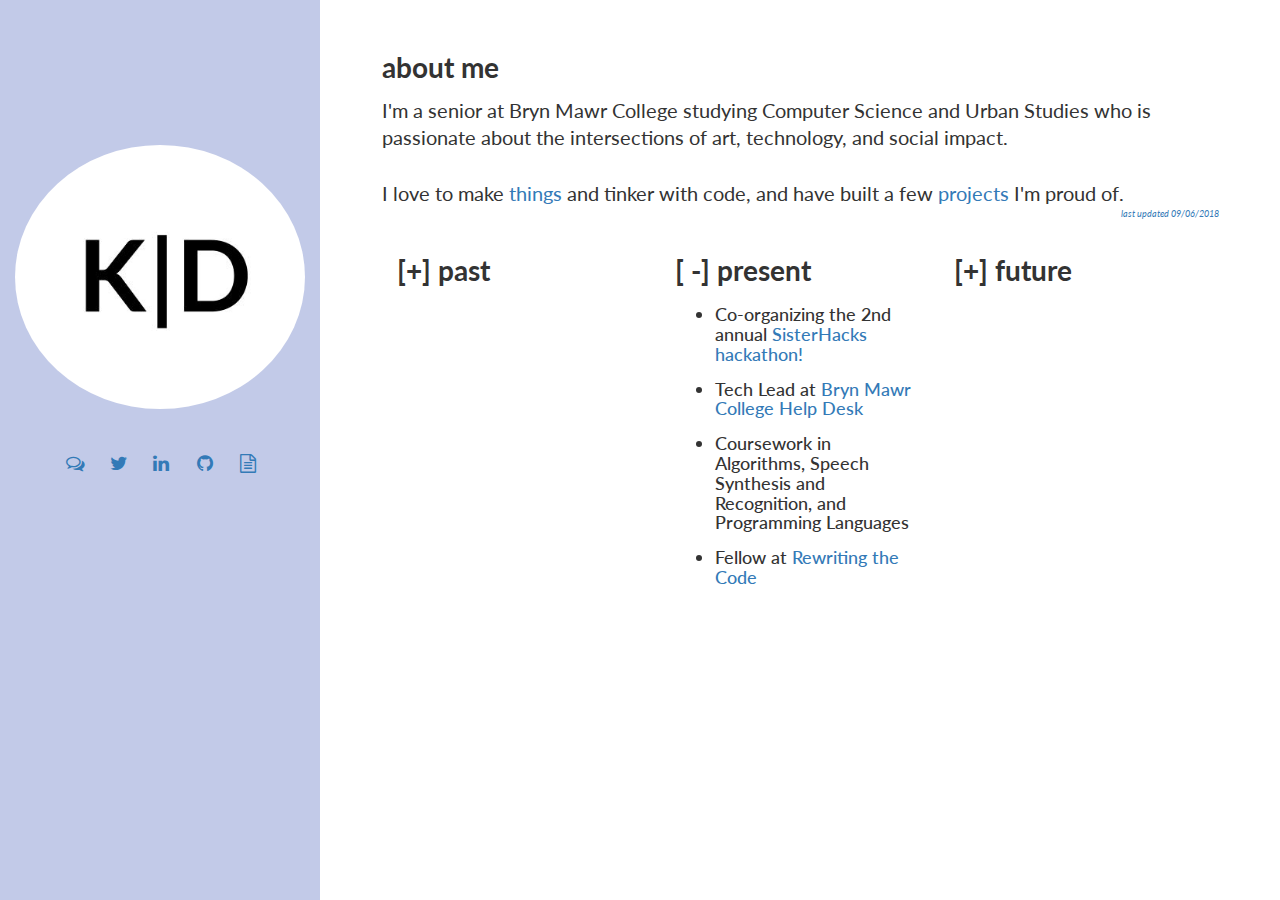
<file: index.html>
<!doctype html>
<!--[if lt IE 7]>      <html class="no-js lt-ie9 lt-ie8 lt-ie7" lang=""> <![endif]-->
<!--[if IE 7]>         <html class="no-js lt-ie9 lt-ie8" lang=""> <![endif]-->
<!--[if IE 8]>         <html class="no-js lt-ie9" lang=""> <![endif]-->
<!--[if gt IE 8]><!-->
<html class="no-js" lang="">
<!--<![endif]-->

<head>
    <meta charset="utf-8">
    <meta http-equiv="X-UA-Compatible" content="IE=edge,chrome=1">
    <title></title>
    <meta name="description" content="Enthusiastic Computer Science and Urban Studies student living it up on the East Coast.">
    <meta name="viewport" content="width=device-width, initial-scale=1">
    <link rel="apple-touch-icon" href="apple-touch-icon.png">

    <link rel="stylesheet" href="css/bootstrap.min.css">
    <link rel="stylesheet" href="css/bootstrap-theme.min.css">
    <link rel="stylesheet" href="css/main.css">

    <link href="https://maxcdn.bootstrapcdn.com/font-awesome/4.7.0/css/font-awesome.min.css" rel="stylesheet" integrity="sha384-wvfXpqpZZVQGK6TAh5PVlGOfQNHSoD2xbE+QkPxCAFlNEevoEH3Sl0sibVcOQVnN" crossorigin="anonymous">

    <link href="https://fonts.googleapis.com/css?family=Lato:400,700" rel="stylesheet">

    <script src="js/vendor/modernizr-2.8.3-respond-1.4.2.min.js"></script>
    <script src="https://ajax.googleapis.com/ajax/libs/jquery/3.2.1/jquery.min.js"></script>
    <script src="js/main.js"></script>

    <script>
        $(document).ready(function() {
            $('#section').fadeIn();
        });
    </script>
</head>

<body>
    <!--[if lt IE 8]>
                <p class="browserupgrade">You are using an <strong>outdated</strong> browser. Please <a href="http://browsehappy.com/">upgrade your browser</a> to improve your experience.</p>
            <![endif]-->
    <div class="main-body">
        <!--        Houses main icon, links, and navigation-->
        <div class="sidebar col-md-3 scrollspy">
            <div class="initials">
                <div class="col-xl-4">
                    <a href="/">
                        <img src="assets/initials.jpg"></a>
                    <div class="icons">
                        <div class="col-xs-2 col-xs-offset-1">
                            <a href="https://m.me/dinhkellie" target="_blank"><i class="fa fa-lg fa-comments-o" aria-hidden="true"></i></a>
                        </div>
                        <div class="col-xs-2">
                            <a href="https://twitter.com/dinhkellie" target="_blank"><i class="fa fa-lg fa-twitter" aria-hidden="true"></i></a>
                        </div>
                        <div class="col-xs-2">
                            <a href="https://linkedin.com/in/dinhkellie" target="_blank"><i class="fa fa-lg fa-linkedin" aria-hidden="true"></i></a>
                        </div>

                        <div class="col-xs-2">
                            <a href="https://github.com/dinhkellie" target="_blank"><i class="fa fa-lg fa-github" aria-hidden="true"></i></a>
                        </div>

                        <div class="col-xs-2">
                            <a class="bottom" title="" data-placement="bottom" data-toggle="tooltip" data-original-title="Seeking full time SWE roles for Fall 2019!" href="assets/Kellie.Dinh.Resume.pdf" target="_blank"><i class="fa fa-lg fa-file-text-o" aria-hidden="true"></i></a>
                        </div>
                    </div>
                </div>
            </div>
        </div>

        <div id="section" class="section col-md-9">
            <div class="section-body">
                <div class="title">about me
                    <p></p>
                </div>
                <div class="text">
                    I'm a senior at Bryn Mawr College studying Computer Science and Urban Studies who is passionate about the intersections of art, technology, and social impact. 
                    <br>
                    <br> I love to make <a href="https://www.thingiverse.com/dinhkellie/about" target="_blank">things</a> and tinker with code, and have built a few <a href="/projects.html">projects</a> I'm proud of.
                </div>
                <div style="font-size: 0.65em; float: right;"><i><a href="https://github.com/dinhkellie/kellie.me" target="_blank">last updated 09/06/2018</a></i></div>
                <div class="now">
                    <div id="past" class="title past col-sm-4">
                        <div id="pastTitle" onclick="past();">[+] past</div>

                        <div id="pastTitle2" style="display: none" onclick="past();">[ -] past</div>

                        <div id="pastBody" style="display: none; font-size: 0.7em;">
                            <ul style="list-style-type:disc">
                                <li><h4>Software Engineer Intern at <a href="http://buzzfeed.com" target="_blank">BuzzFeed</a> developing the web and quizmaking experience</h4></li>
                                <li><h4><a href="http://hackny.org/2018/06/announcing-the-class-of-2018-hackny-fellows/" target="_blank">hackNY Fellow '18</a> learning from prominent NYC tech leaders and working with  <a href="https://scripted.org/" target="_blank">ScriptEd </a> as a social good project.</h4></li>
                                <li><h4>Attended my first tech community events at <a href="http://sfpc.io/" target="_blank">SFPC</a> and <a href="http://brooklynjs.com/" target="_blank">BrooklynJS!</a></h4></li>
                            </ul>
                        </div>
                    </div>
                    <div id="present" class="title present col-sm-4">
                        <div id="presentTitle" onclick="present();">[ -] present </div>

                        <div id="presentTitle2" style="display: none" onclick="present();">[+] present</div>

                        <div id="presentBody" style="font-size: 0.7em;">
                            <ul style="list-style-type:disc">
                                <li><h4>Co-organizing the 2nd annual <a href="http://sisterhacks.co/" target="_blank">SisterHacks hackathon!</a></h4></li>
                                <li><h4>Tech Lead at <a href="https://www.brynmawr.edu/lits/about" target="_blank">Bryn Mawr College Help Desk</a></h4></li>
                                
                                <li><h4>Coursework in Algorithms, Speech Synthesis and Recognition, and Programming Languages</h4></li>
                                
                                <li><h4>Fellow at <a href="https://rewritingthecode.org/" target="_blank">Rewriting the Code</a></h4></li>
                                <br>
                            </ul>
                        </div>
                    </div>
                    <div id="future" class="title future col-sm-4">

                        <div id="futureTitle" onclick="future();">[+] future</div>

                        <div id="futureTitle2" style="display: none" onclick="future();">[ -] future</div>

                        <div id="futureBody" style="display: none; font-size: 0.7em;">
                            <ul style="list-style-type:disc">
                                <li><h4>Seeing <a href="http://sisterhacks.co/" target="_blank">SisterHacks</a> come to life in February 2019</h4></li>
                                <li><h4>Attending the Grace Hopper Celebration of Women in Computing for the first time!</h4></li>
                                <li><h4>Enjoying senior year and going to some hackathons for fun: hackNY, hackGT 💖 </h4></li>
                            </ul>
                        </div>
                    </div>
                </div>
            </div>
        </div>
    </div>
    <script src="//ajax.googleapis.com/ajax/libs/jquery/1.11.2/jquery.min.js"></script>

    <script>
        window.jQuery || document.write('<script src="js/vendor/jquery-1.11.2.min.js"><\/script>')
    </script>

    <script src="js/vendor/bootstrap.min.js"></script>

    <script src="js/main.js"></script>
    <script src="js/jquery.combinedScroll.js"></script>

    <!-- Google Analytics: change UA-XXXXX-X to be your site's ID. -->
    <script>
        (function (b, o, i, l, e, r) {
            b.GoogleAnalyticsObject = l;
            b[l] || (b[l] =
                function () {
                    (b[l].q = b[l].q || []).push(arguments)
                });
            b[l].l = +new Date;
            e = o.createElement(i);
            r = o.getElementsByTagName(i)[0];
            e.src = '//www.google-analytics.com/analytics.js';
            r.parentNode.insertBefore(e, r)
        }(window, document, 'script', 'ga'));
        ga('create', 'UA-XXXXX-X', 'auto');
        ga('send', 'pageview');
    </script>
</body>

</html>
</file>
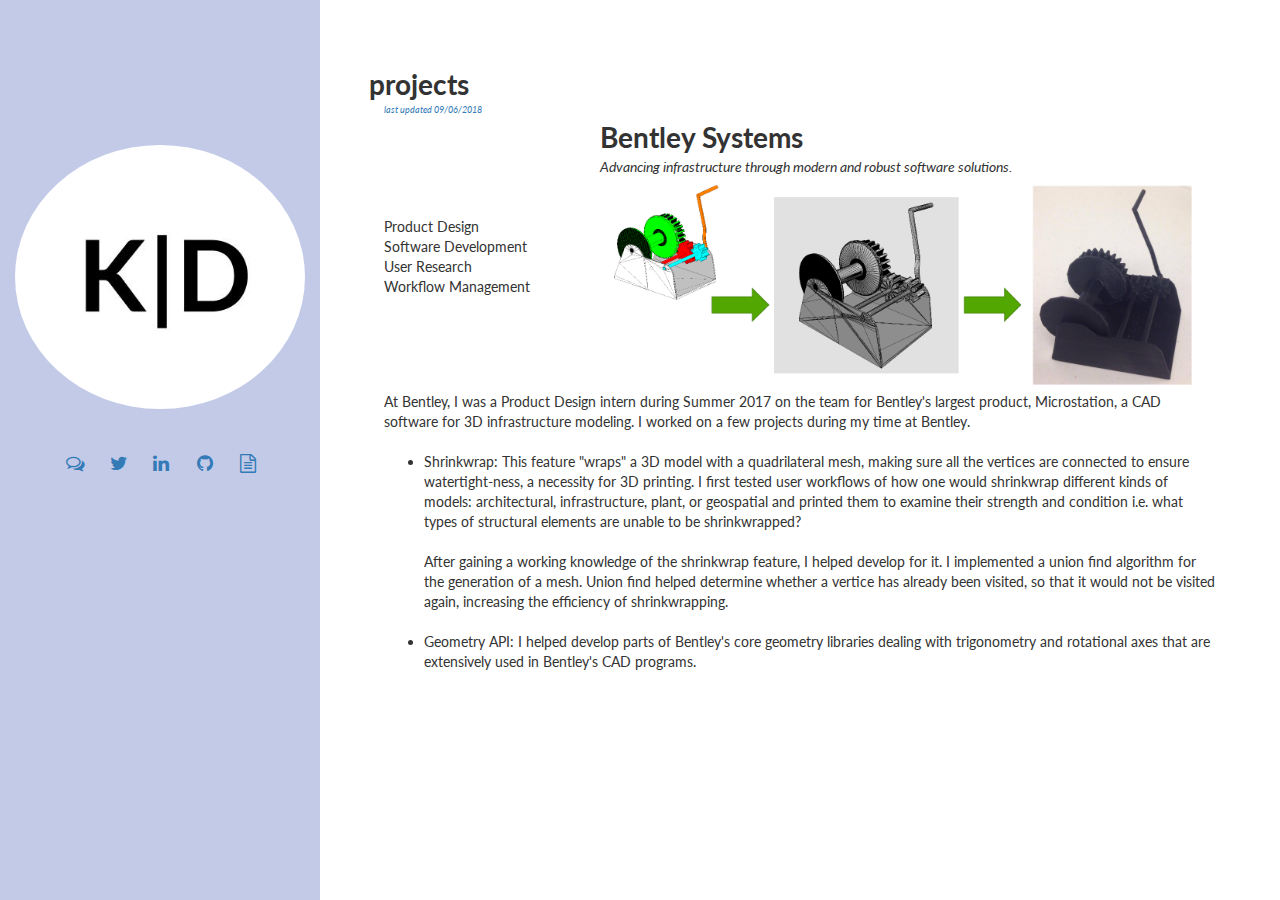
<file: projects.html>
<!doctype html>
<!--[if lt IE 7]>      <html class="no-js lt-ie9 lt-ie8 lt-ie7" lang=""> <![endif]-->
<!--[if IE 7]>         <html class="no-js lt-ie9 lt-ie8" lang=""> <![endif]-->
<!--[if IE 8]>         <html class="no-js lt-ie9" lang=""> <![endif]-->
<!--[if gt IE 8]><!-->
<html class="no-js" lang="">
<!--<![endif]-->

<head>
    <meta charset="utf-8">
    <meta http-equiv="X-UA-Compatible" content="IE=edge,chrome=1">
    <title></title>
    <meta name="description" content="Enthusiastic Computer Science and Urban Studies student living it up on the East Coast.">
    <meta name="viewport" content="width=device-width, initial-scale=1">
    <link rel="apple-touch-icon" href="apple-touch-icon.png">

    <link rel="stylesheet" href="css/bootstrap.min.css">
    <link rel="stylesheet" href="css/bootstrap-theme.min.css">
    <link rel="stylesheet" href="css/main.css">

    <link href="https://maxcdn.bootstrapcdn.com/font-awesome/4.7.0/css/font-awesome.min.css" rel="stylesheet" integrity="sha384-wvfXpqpZZVQGK6TAh5PVlGOfQNHSoD2xbE+QkPxCAFlNEevoEH3Sl0sibVcOQVnN" crossorigin="anonymous">

    <link href="https://fonts.googleapis.com/css?family=Lato:400,700" rel="stylesheet">

    <script src="js/vendor/modernizr-2.8.3-respond-1.4.2.min.js"></script>
    <script src="https://ajax.googleapis.com/ajax/libs/jquery/3.2.1/jquery.min.js"></script>
    <script src="js/main.js"></script>

    <script>
        $(document).ready(function () {
            $('div.section').fadeIn(1000);
        });
    </script>
</head>

<body>
    <!--[if lt IE 8]>
                <p class="browserupgrade">You are using an <strong>outdated</strong> browser. Please <a href="http://browsehappy.com/">upgrade your browser</a> to improve your experience.</p>
            <![endif]-->
    <div class="main-body">
        <!--        Houses main icon, links, and navigation-->
        <div class="sidebar col-md-3 scrollspy">
            <div class="initials">
                <div class="col-xl-4">
                    <a href="/">
                        <img src="assets/initials.jpg"></a>
                    <div class="icons">
                        <div class="col-xs-2 col-xs-offset-1">
                            <a href="https://m.me/dinhkellie" target="_blank"><i class="fa fa-lg fa-comments-o" aria-hidden="true"></i></a>
                        </div>
                        <div class="col-xs-2">
                            <a href="https://twitter.com/dinhkellie" target="_blank"><i class="fa fa-lg fa-twitter" aria-hidden="true"></i></a>
                        </div>
                        <div class="col-xs-2">
                            <a href="https://linkedin.com/in/dinhkellie" target="_blank"><i class="fa fa-lg fa-linkedin" aria-hidden="true"></i></a>
                        </div>

                        <div class="col-xs-2">
                            <a href="https://github.com/dinhkellie" target="_blank"><i class="fa fa-lg fa-github" aria-hidden="true"></i></a>
                        </div>

                        <div class="col-xs-2">
                            <a class="bottom" title="" data-placement="bottom" data-toggle="tooltip" data-original-title="Seeking full time SWE roles for Fall 2019!" href="assets/Kellie.Dinh.Resume.pdf" target="_blank"><i class="fa fa-lg fa-file-text-o" aria-hidden="true"></i></a>
                        </div>
                    </div>
                </div>
            </div>
        </div>

        <div class="section">
            <div class="section-body col-md-9">
                <div class="row title">projects</div>
                 <div style="font-size: 0.65em; float: left;"><i><a href="https://github.com/dinhkellie/kellie.me" target="_blank">last updated 09/06/2018</a></i></div>
                <div class="row">
                    <div class="col-xs-offset-3 col-xs-9">
                        <div style="font-size: 2em;"><b>Bentley Systems</b></div>
                        <i>Advancing infrastructure through modern and robust software solutions.</i>
                    </div>
                </div>
                <div class="row">
                    <div class="col-sm-3">
                        <br>
                        <br> Product Design
                        <br> Software Development
                        <br> User Research
                        <br> Workflow Management
                        <br>
                        <br>
                    </div>
                    <div class="col-sm-9">
                        <img style="width: 100%" src="assets/3D_model_to_printed_object.png">
                    </div>
                </div>
                <div class="row">
                    <div class="col-sm-12">
                        At Bentley, I was a Product Design intern during Summer 2017 on the team for Bentley's largest product, Microstation, a CAD software for 3D infrastructure modeling. I worked on a few projects during my time at Bentley.
                        <br>
                        <ul>
                            <br>
                            <li> Shrinkwrap: This feature "wraps" a 3D model with a quadrilateral mesh, making sure all the vertices are connected to ensure watertight-ness, a necessity for 3D printing. I first tested user workflows of how one would shrinkwrap different kinds of models: architectural, infrastructure, plant, or geospatial and printed them to examine their strength and condition i.e. what types of structural elements are unable to be shrinkwrapped?
                                <br>
                                <br> After gaining a working knowledge of the shrinkwrap feature, I helped develop for it. I implemented a union find algorithm for the generation of a mesh. Union find helped determine whether a vertice has already been visited, so that it would not be visited again, increasing the efficiency of shrinkwrapping.

                            </li>
                            <br>
                            <li>
                                Geometry API: I helped develop parts of Bentley's core geometry libraries dealing with trigonometry and rotational axes that are extensively used in Bentley's CAD programs. 
                            </li>
                        </ul>
                    </div>
                </div>



            </div>
        </div>
        <script src="//ajax.googleapis.com/ajax/libs/jquery/1.11.2/jquery.min.js"></script>

        <script>
            window.jQuery || document.write('<script src="js/vendor/jquery-1.11.2.min.js"><\/script>')
        </script>

        <script src="js/vendor/bootstrap.min.js"></script>

        <script src="js/main.js"></script>
        <script src="js/jquery.combinedScroll.js"></script>

        <!-- Google Analytics: change UA-XXXXX-X to be your site's ID. -->
        <script>
            (function (b, o, i, l, e, r) {
                b.GoogleAnalyticsObject = l;
                b[l] || (b[l] =
                    function () {
                        (b[l].q = b[l].q || []).push(arguments)
                    });
                b[l].l = +new Date;
                e = o.createElement(i);
                r = o.getElementsByTagName(i)[0];
                e.src = '//www.google-analytics.com/analytics.js';
                r.parentNode.insertBefore(e, r)
            }(window, document, 'script', 'ga'));
            ga('create', 'UA-XXXXX-X', 'auto');
            ga('send', 'pageview');
        </script>
</body>

</html>
</file>
<file: css/main.css>
/* ==========================================================================
   Kellie's custom styles
   ========================================================================== */

/* GLOBAL STYLES & CONTENT WIDTHS/PADDING */

body {
    font-family: 'Lato', sans-serif;
    width: 100%;
    height: 100%;
}

.sidebar {
    background-color: #C2CAE8;
    height: 100vh;
}

.section {
    background-color: #FFF;
    height: 100vh;
}

#section {
    opacity: 1;
    -webkit-transition: opacity 2s ease-in;
    -moz-transition: opacity 2s ease-in;
    -o-transition: opacity 2s ease-in;
    -ms-transition: opacity 2s ease-in;
    transition: opacity 2s ease-in;
}

/*
#section load {
    opacity: 1;
}
*/

.section-body {
    padding: 5%;
}

.now {
    padding-top: 5%;
}

.icons {
    color: black;
    padding: 15% 5%;
}

/* COLORS - TEXT, BACKGROUND, & DETAILS */

.initials {
    display: flex;
    justify-content: center;
}

.initials img {
    width: 100%;
    border-radius: 50%;
    margin-top: 50%;
}

.title {
    font-weight: bold;
    font-size: 2em;
}

.text {
    font-size: 1.40em;
}

.list {
    font-size: 0.65em;
}

footer {
    position: absolute;
    overflow: hidden;
    bottom: 0;
    padding-left: 1em;
}
</file>
